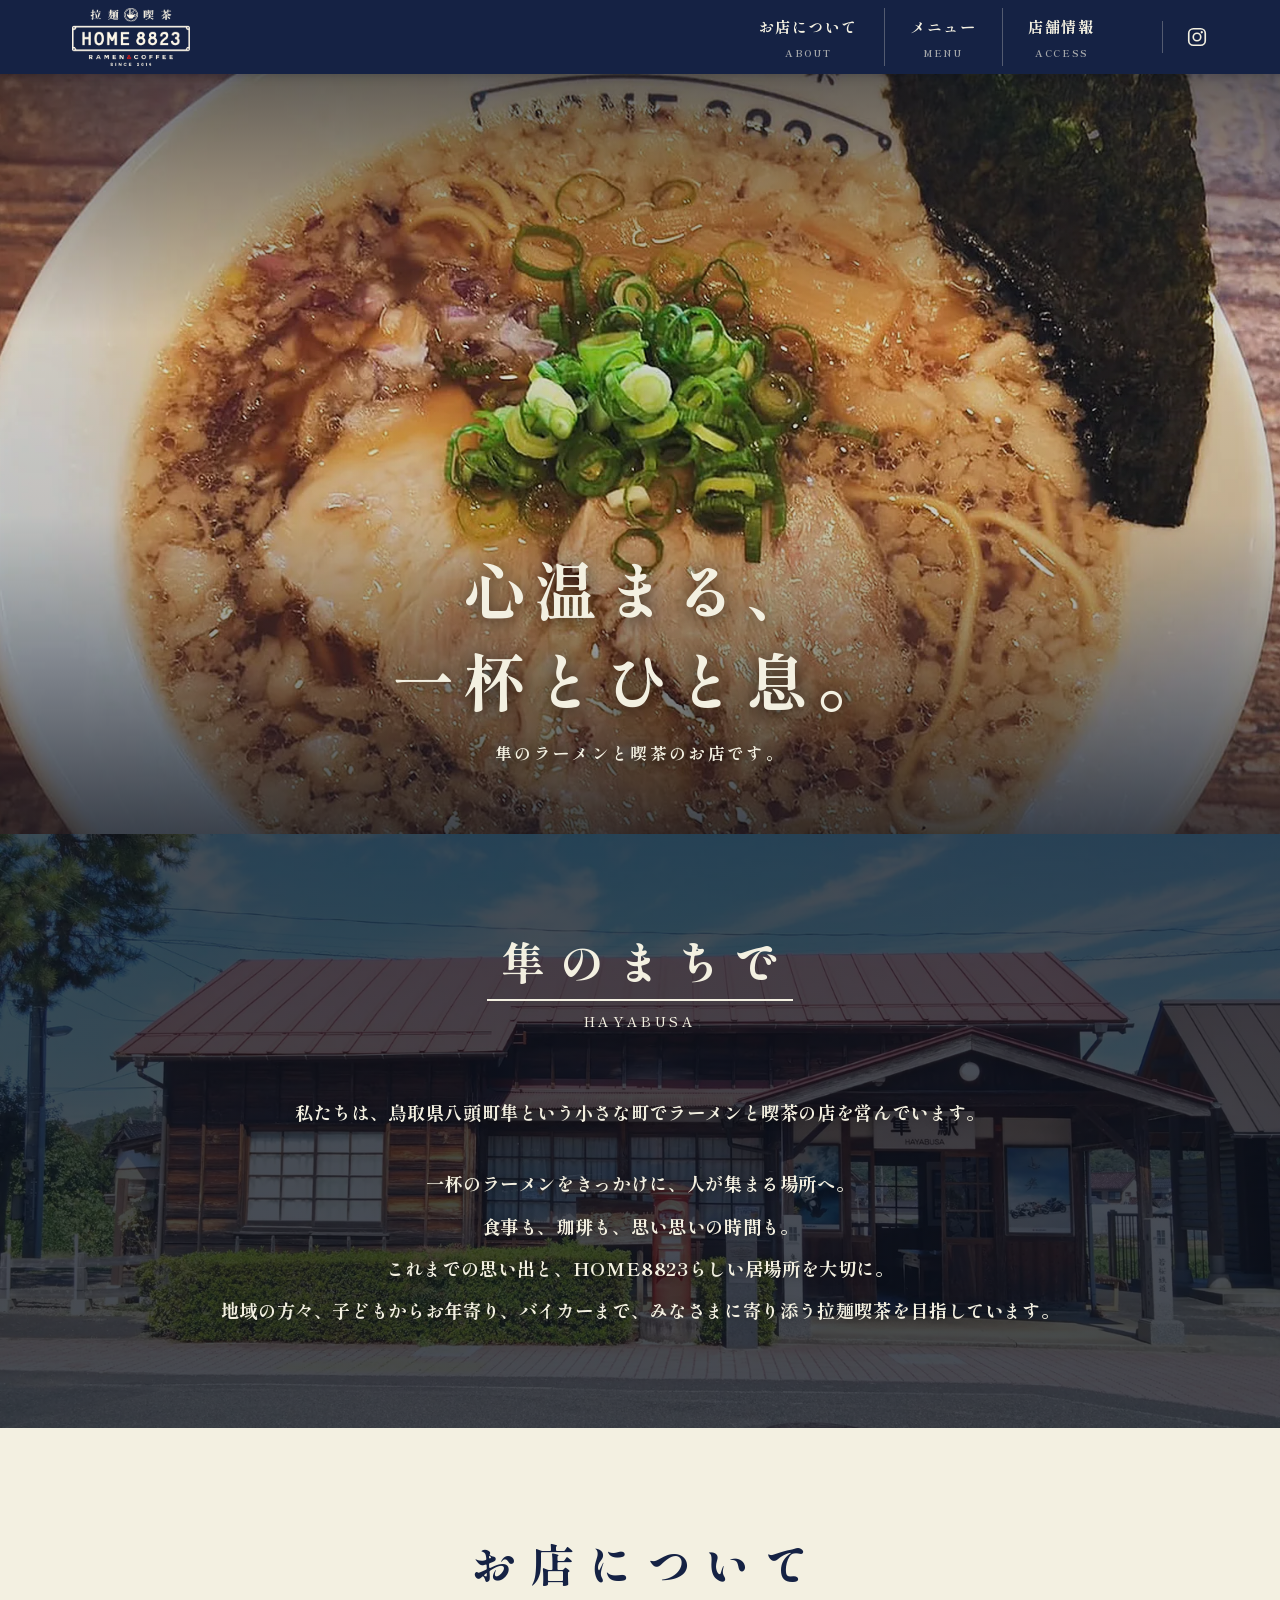
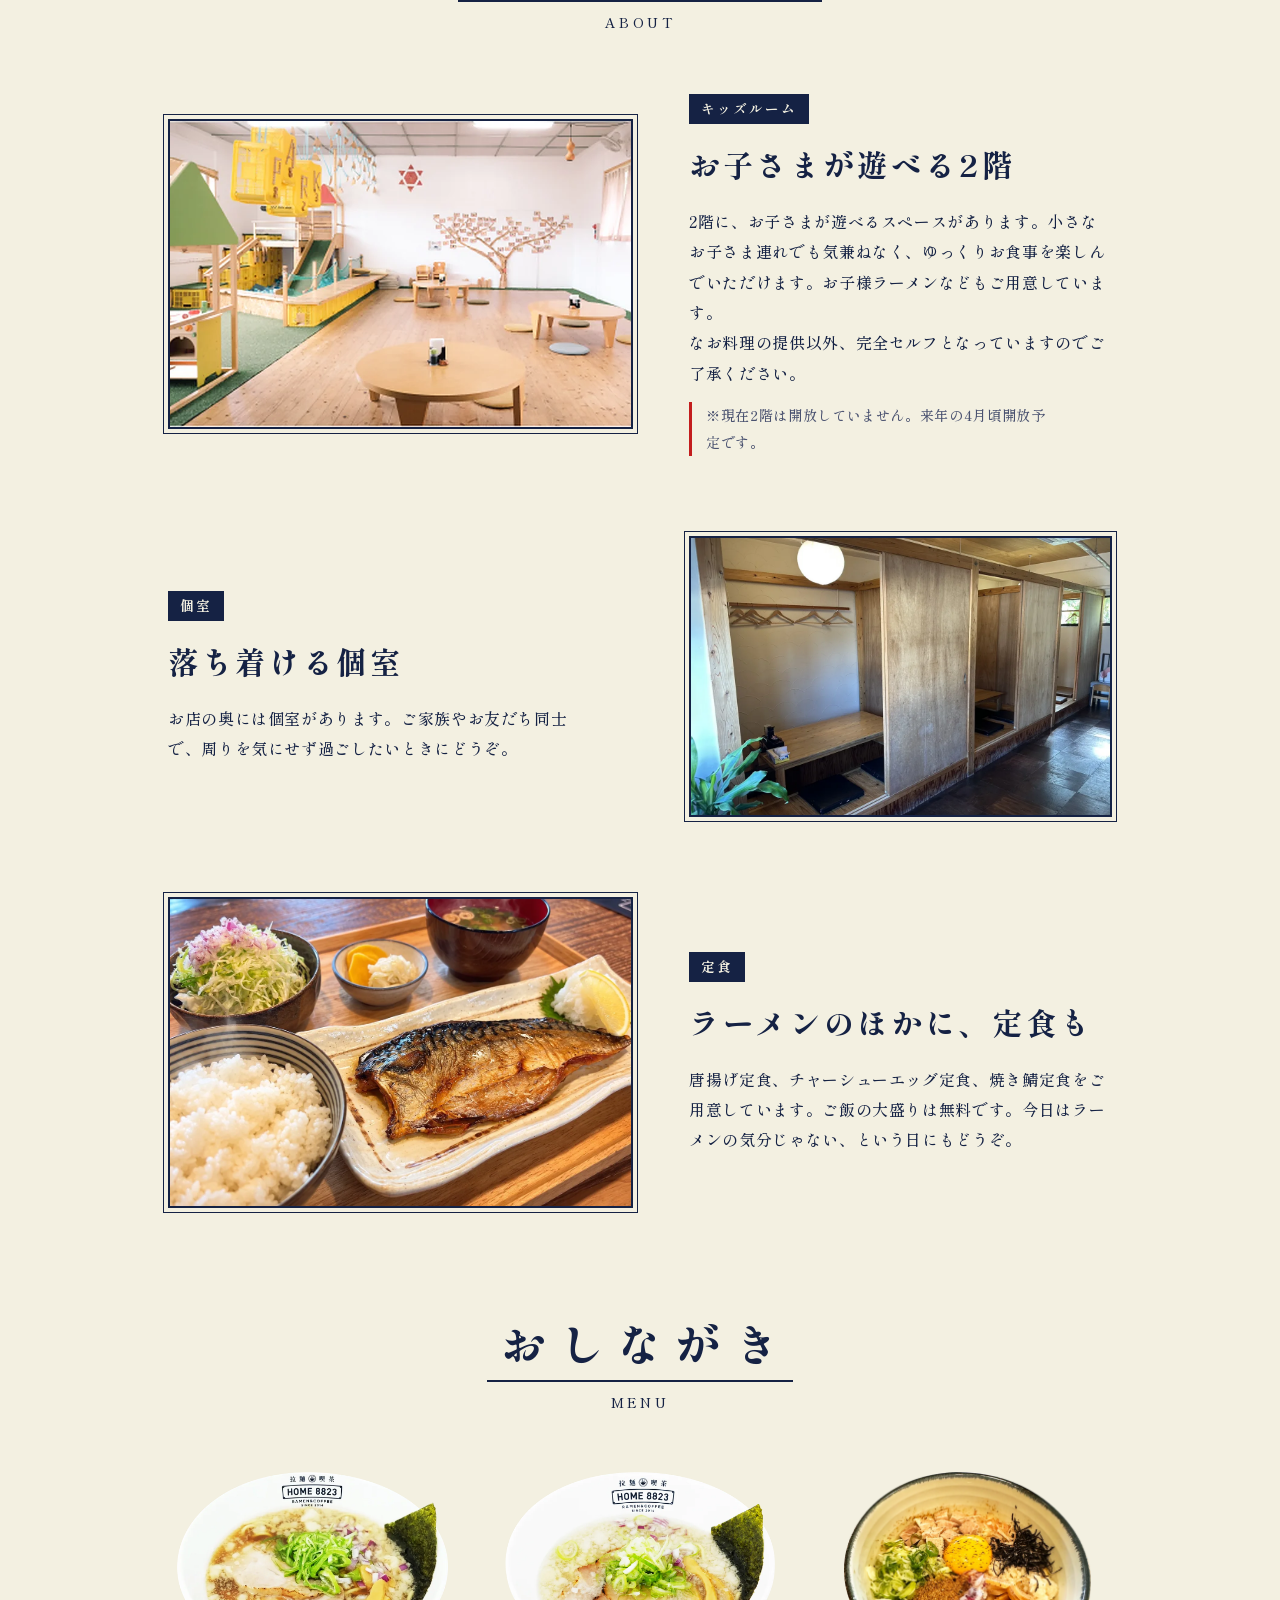
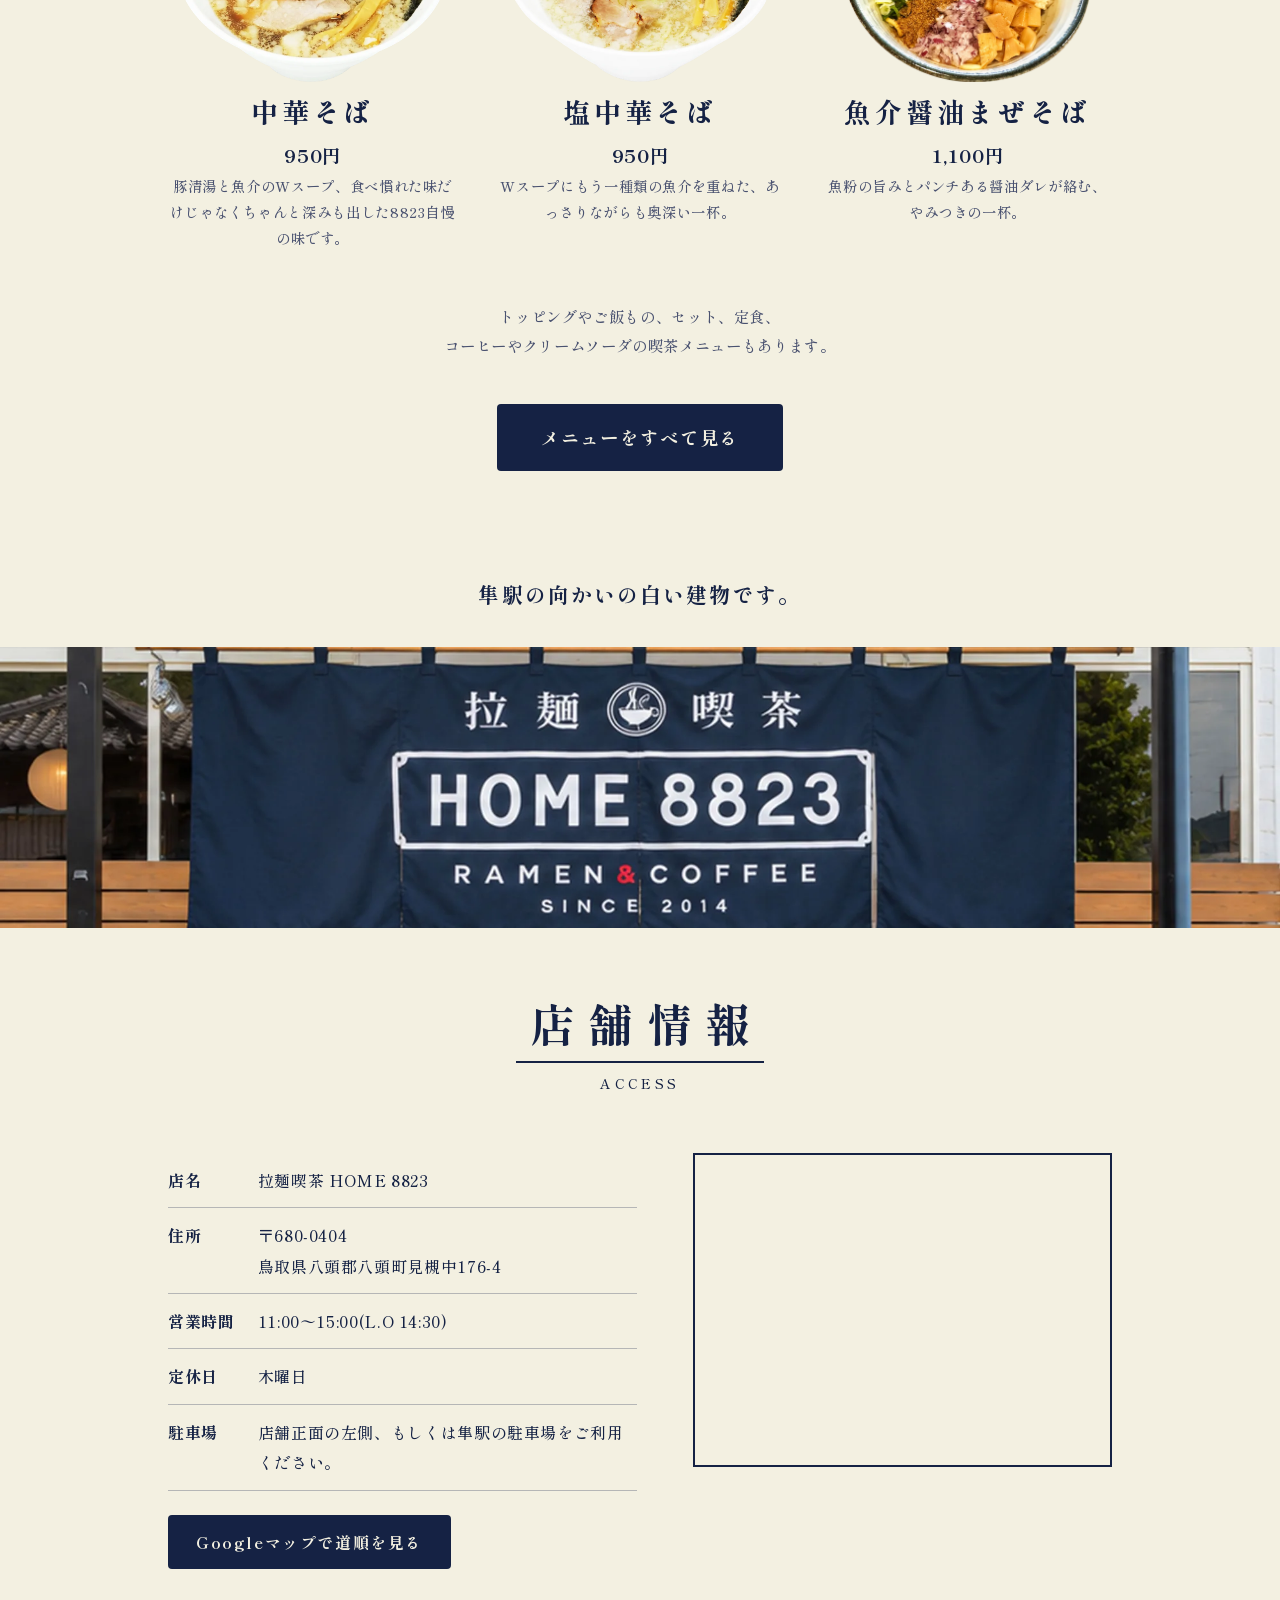
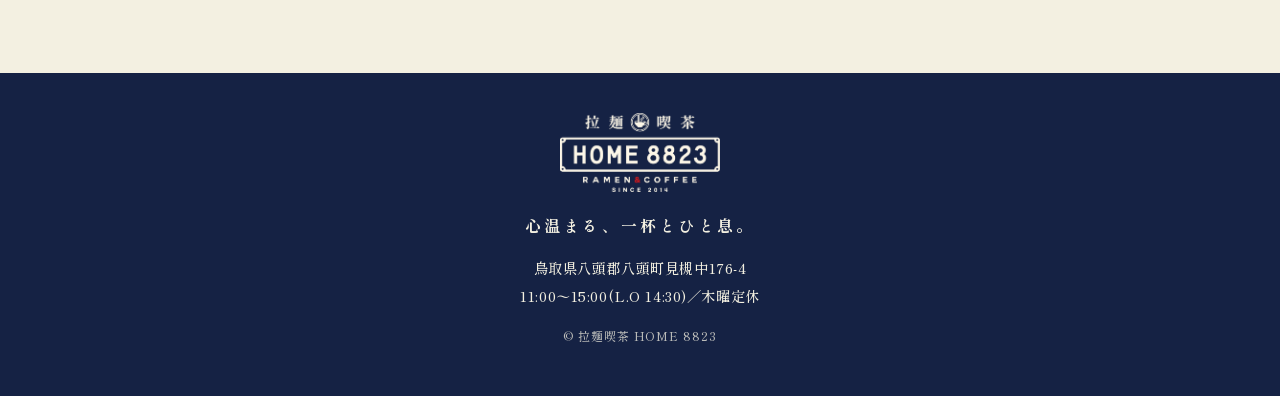
<file: index.html>
<!DOCTYPE html>
<html lang="ja">
<head>
<meta charset="utf-8">
<meta name="viewport" content="width=device-width, initial-scale=1">
<title>拉麺喫茶HOME 8823｜八頭町隼のラーメンと喫茶</title>
<meta name="description" content="鳥取県八頭町見槻の拉麺喫茶HOME 8823。中華そば・塩中華そばと、食後のコーヒーやクリームソーダが楽しめるお店です。2階にキッズルーム、奥に個室あり。営業 11:00〜15:00(L.O 14:30)、木曜定休。">
<meta property="og:title" content="拉麺喫茶HOME 8823">
<meta property="og:description" content="心温まる、一杯とひと息。八頭町隼のラーメンと喫茶のお店です。">
<meta property="og:type" content="restaurant">
<link rel="canonical" href="https://ramen-home8823.com/">
<meta property="og:url" content="https://ramen-home8823.com/">
<meta property="og:image" content="https://ramen-home8823.com/ogp.jpg">
<meta property="og:site_name" content="拉麺喫茶HOME 8823">
<meta property="og:locale" content="ja_JP">
<meta name="twitter:card" content="summary_large_image">
<meta name="theme-color" content="#152244">
<link rel="icon" href="favicon-32.png" sizes="32x32" type="image/png">
<link rel="apple-touch-icon" href="apple-touch-icon.png">
<link rel="preconnect" href="https://fonts.googleapis.com">
<link rel="preconnect" href="https://fonts.gstatic.com" crossorigin>
<link href="https://fonts.googleapis.com/css2?family=Shippori+Mincho+B1:wght@500;700;800&display=swap" rel="stylesheet">
<link rel="stylesheet" href="style.css">
<script type="application/ld+json">
{
  "@context": "https://schema.org",
  "@type": "Restaurant",
  "name": "拉麺喫茶HOME 8823",
  "url": "https://ramen-home8823.com/",
  "image": "https://ramen-home8823.com/ogp.jpg",
  "hasMenu": "https://ramen-home8823.com/menu.html",
  "servesCuisine": ["ラーメン", "喫茶"],
  "priceRange": "¥950〜",
  "address": {
    "@type": "PostalAddress",
    "postalCode": "680-0404",
    "addressRegion": "鳥取県",
    "addressLocality": "八頭郡八頭町",
    "streetAddress": "見槻中176-4",
    "addressCountry": "JP"
  },
  "openingHoursSpecification": [{
    "@type": "OpeningHoursSpecification",
    "dayOfWeek": ["Monday","Tuesday","Wednesday","Friday","Saturday","Sunday"],
    "opens": "11:00",
    "closes": "15:00"
  }]
}
</script>
</head>
<body>
<header class="bar">
  <div class="bar-inner">
    <a class="brand" href="#top" aria-label="拉麺喫茶HOME 8823 トップへ"><img src="logo-cream.png" alt="拉麺喫茶 HOME 8823 RAMEN&amp;COFFEE SINCE 2014"></a>
    <nav class="gnav" id="gnav" aria-label="メインメニュー">
      <ul>
        <li><a href="#about">お店について<em>ABOUT</em></a></li>
        <li><a href="menu.html">メニュー<em>MENU</em></a></li>
        <li><a href="#access">店舗情報<em>ACCESS</em></a></li>
      </ul>
    </nav>
    <div class="bar-right">
      <a class="sns-btn" href="https://www.instagram.com/home_8823/" target="_blank" rel="noopener" aria-label="Instagram（別タブで開きます）"><svg viewBox="0 0 24 24" width="22" height="22" aria-hidden="true" focusable="false"><rect x="3" y="3" width="18" height="18" rx="5" fill="none" stroke="currentColor" stroke-width="1.8"/><circle cx="12" cy="12" r="4.1" fill="none" stroke="currentColor" stroke-width="1.8"/><circle cx="17.2" cy="6.8" r="1.25" fill="currentColor"/></svg></a>
      <button class="navbtn" type="button" aria-expanded="false" aria-controls="gnav" aria-label="メニューを開く">
        <span></span><span></span><span></span>
      </button>
    </div>
  </div>
</header>

<main id="top">
  <section class="hero">
    <picture>
      <source media="(max-width:700px)" srcset="hero-ramen-sp.webp" width="1000" height="1389">
      <img class="hero-photo" fetchpriority="high" src="hero-ramen.webp" alt="拉麺喫茶HOME 8823の中華そば" width="1600" height="900">
    </picture>
    <div class="hero-copy">
      <h1>心温まる、<br>一杯とひと息。</h1>
      <p>隼のラーメンと喫茶のお店です。</p>
    </div>
  </section>

  <!-- ===== 隼のまちで ===== -->
  <section id="hayabusa">
    <div class="hayabusa-band">
      <div class="wrap">
        <div class="sec-title light"><h2>隼のまちで</h2><p>HAYABUSA</p></div>
        <p>私たちは、鳥取県八頭町隼という小さな町でラーメンと喫茶の店を営んでいます。</p>
        <p class="verse">一杯のラーメンをきっかけに、人が集まる場所へ。<br>
        食事も、珈琲も、思い思いの時間も。<br>
        これまでの思い出と、HOME8823らしい居場所を大切に。<br>
        地域の方々、子どもからお年寄り、バイカーまで、みなさまに寄り添う拉麺喫茶を目指しています。</p>
      </div>
    </div>
  </section>

  <!-- ===== お店について ===== -->
  <section id="about">
    <div class="wrap">
      <div class="sec-title"><h2>お店について</h2><p>ABOUT</p></div>
      <div class="about-rows">
        <div class="row">
          <div class="row-photo"><img src="kids-room.webp" alt="2階のキッズルーム。木の遊具とテーブルのある明るい部屋" loading="lazy" width="780" height="504"></div>
          <div>
            <span class="place">キッズルーム</span>
            <h3>お子さまが遊べる2階</h3>
            <p>2階に、お子さまが遊べるスペースがあります。小さなお子さま連れでも気兼ねなく、ゆっくりお食事を楽しんでいただけます。お子様ラーメンなどもご用意しています。<br>なお料理の提供以外、完全セルフとなっていますのでご了承ください。</p>
            <p class="notice">※現在2階は開放していません。来年の4月頃開放予定です。</p>
          </div>
        </div>
        <div class="row">
          <div class="row-photo"><img src="private-room.webp" alt="奥の個室。引き戸で仕切られた掘りごたつ式の席が並ぶ" loading="lazy" width="1200" height="900"></div>
          <div>
            <span class="place">個室</span>
            <h3>落ち着ける個室</h3>
            <p>お店の奥には個室があります。ご家族やお友だち同士で、周りを気にせず過ごしたいときにどうぞ。</p>
          </div>
        </div>
        <div class="row">
          <div class="row-photo"><img src="teishoku.webp" alt="焼き鯖定食。ご飯、味噌汁、サラダ、漬物付き" loading="lazy" width="1200" height="901"></div>
          <div>
            <span class="place">定食</span>
            <h3>ラーメンのほかに、定食も</h3>
            <p>唐揚げ定食、チャーシューエッグ定食、焼き鯖定食をご用意しています。ご飯の大盛りは無料です。今日はラーメンの気分じゃない、という日にもどうぞ。</p>
          </div>
        </div>
      </div>

    </div>
  </section>

  <!-- ===== メニュー抜粋（詳細は menu.html） ===== -->
  <section id="menu">
    <div class="wrap">
      <div class="sec-title"><h2>おしながき</h2><p>MENU</p></div>

      <div class="picks three">
        <div>
          <figure><img src="ramen-shoyu.webp" alt="中華そば" loading="lazy" width="1000" height="775"></figure>
          <h3>中華そば</h3>
          <p class="price">950円</p>
          <p class="cap">豚清湯と魚介のWスープ、食べ慣れた味だけじゃなくちゃんと深みも出した8823自慢の味です。</p>
        </div>
        <div>
          <figure><img src="ramen-shio.webp" alt="塩中華そば" loading="lazy" width="1000" height="779"></figure>
          <h3>塩中華そば</h3>
          <p class="price">950円</p>
          <p class="cap">Wスープにもう一種類の魚介を重ねた、あっさりながらも奥深い一杯。</p>
        </div>
        <div>
          <figure><img src="ramen-maze.webp" alt="魚介醤油まぜそば" loading="lazy" width="1000" height="851"></figure>
          <h3>魚介醤油まぜそば</h3>
          <p class="price">1,100円</p>
          <p class="cap">魚粉の旨みとパンチある醤油ダレが絡む、やみつきの一杯。</p>
        </div>
      </div>

      <div class="more">
        <p class="lead">トッピングやご飯もの、セット、定食、<br>コーヒーやクリームソーダの喫茶メニューもあります。</p>
        <a class="btn big" href="menu.html">メニューをすべて見る</a>
      </div>
    </div>
  </section>

  <!-- ===== 店舗情報 ===== -->
  <section id="access">
    <figure class="noren">
      <figcaption>隼駅の向かいの白い建物です。</figcaption>
      <img src="noren.webp" alt="拉麺喫茶HOME 8823の紺ののれんがかかった入口" loading="lazy" width="2000" height="533">
    </figure>

    <div class="wrap">
      <div class="sec-title"><h2>店舗情報</h2><p>ACCESS</p></div>
      <div class="access">
        <div>
          <dl>
            <div><dt>店名</dt><dd>拉麺喫茶 HOME 8823</dd></div>
            <div><dt>住所</dt><dd>〒680-0404<br>鳥取県八頭郡八頭町見槻中176-4</dd></div>
            <div><dt>営業時間</dt><dd>11:00〜15:00(L.O 14:30)</dd></div>
            <div><dt>定休日</dt><dd>木曜日</dd></div>
            <div><dt>駐車場</dt><dd>店舗正面の左側、もしくは隼駅の駐車場をご利用ください。</dd></div>
          </dl>
          <a class="btn" href="https://www.google.com/maps/dir/?api=1&amp;destination=%E9%B3%A5%E5%8F%96%E7%9C%8C%E5%85%AB%E9%A0%AD%E9%83%A1%E5%85%AB%E9%A0%AD%E7%94%BA%E8%A6%8B%E6%A7%BB%E4%B8%AD176-4" target="_blank" rel="noopener">Googleマップで道順を見る</a>
        </div>
        <div class="map">
          <iframe title="拉麺喫茶HOME 8823の地図" loading="lazy" referrerpolicy="no-referrer-when-downgrade"
            src="https://maps.google.com/maps?q=%E9%B3%A5%E5%8F%96%E7%9C%8C%E5%85%AB%E9%A0%AD%E9%83%A1%E5%85%AB%E9%A0%AD%E7%94%BA%E8%A6%8B%E6%A7%BB%E4%B8%AD176-4&amp;z=16&amp;output=embed"></iframe>
        </div>
      </div>
    </div>
  </section>
</main>

<footer>
  <img src="logo-cream.png" alt="拉麺喫茶 HOME 8823">
  <p>心温まる、一杯とひと息。</p>
  <p class="info">鳥取県八頭郡八頭町見槻中176-4<br>11:00〜15:00(L.O 14:30)／木曜定休</p>
  <small>&copy; 拉麺喫茶 HOME 8823</small>
</footer>

<script>
(function(){
  var btn=document.querySelector('.navbtn'), nav=document.getElementById('gnav');
  if(!btn||!nav) return;
  function close(){ nav.classList.remove('open'); btn.setAttribute('aria-expanded','false'); btn.setAttribute('aria-label','メニューを開く'); }
  btn.addEventListener('click',function(){
    var open=nav.classList.toggle('open');
    btn.setAttribute('aria-expanded',open?'true':'false');
    btn.setAttribute('aria-label',open?'メニューを閉じる':'メニューを開く');
  });
  nav.addEventListener('click',function(e){ if(e.target.closest('a')) close(); });
  document.addEventListener('keydown',function(e){ if(e.key==='Escape') close(); });
})();
</script>
</body>
</html>
</file>
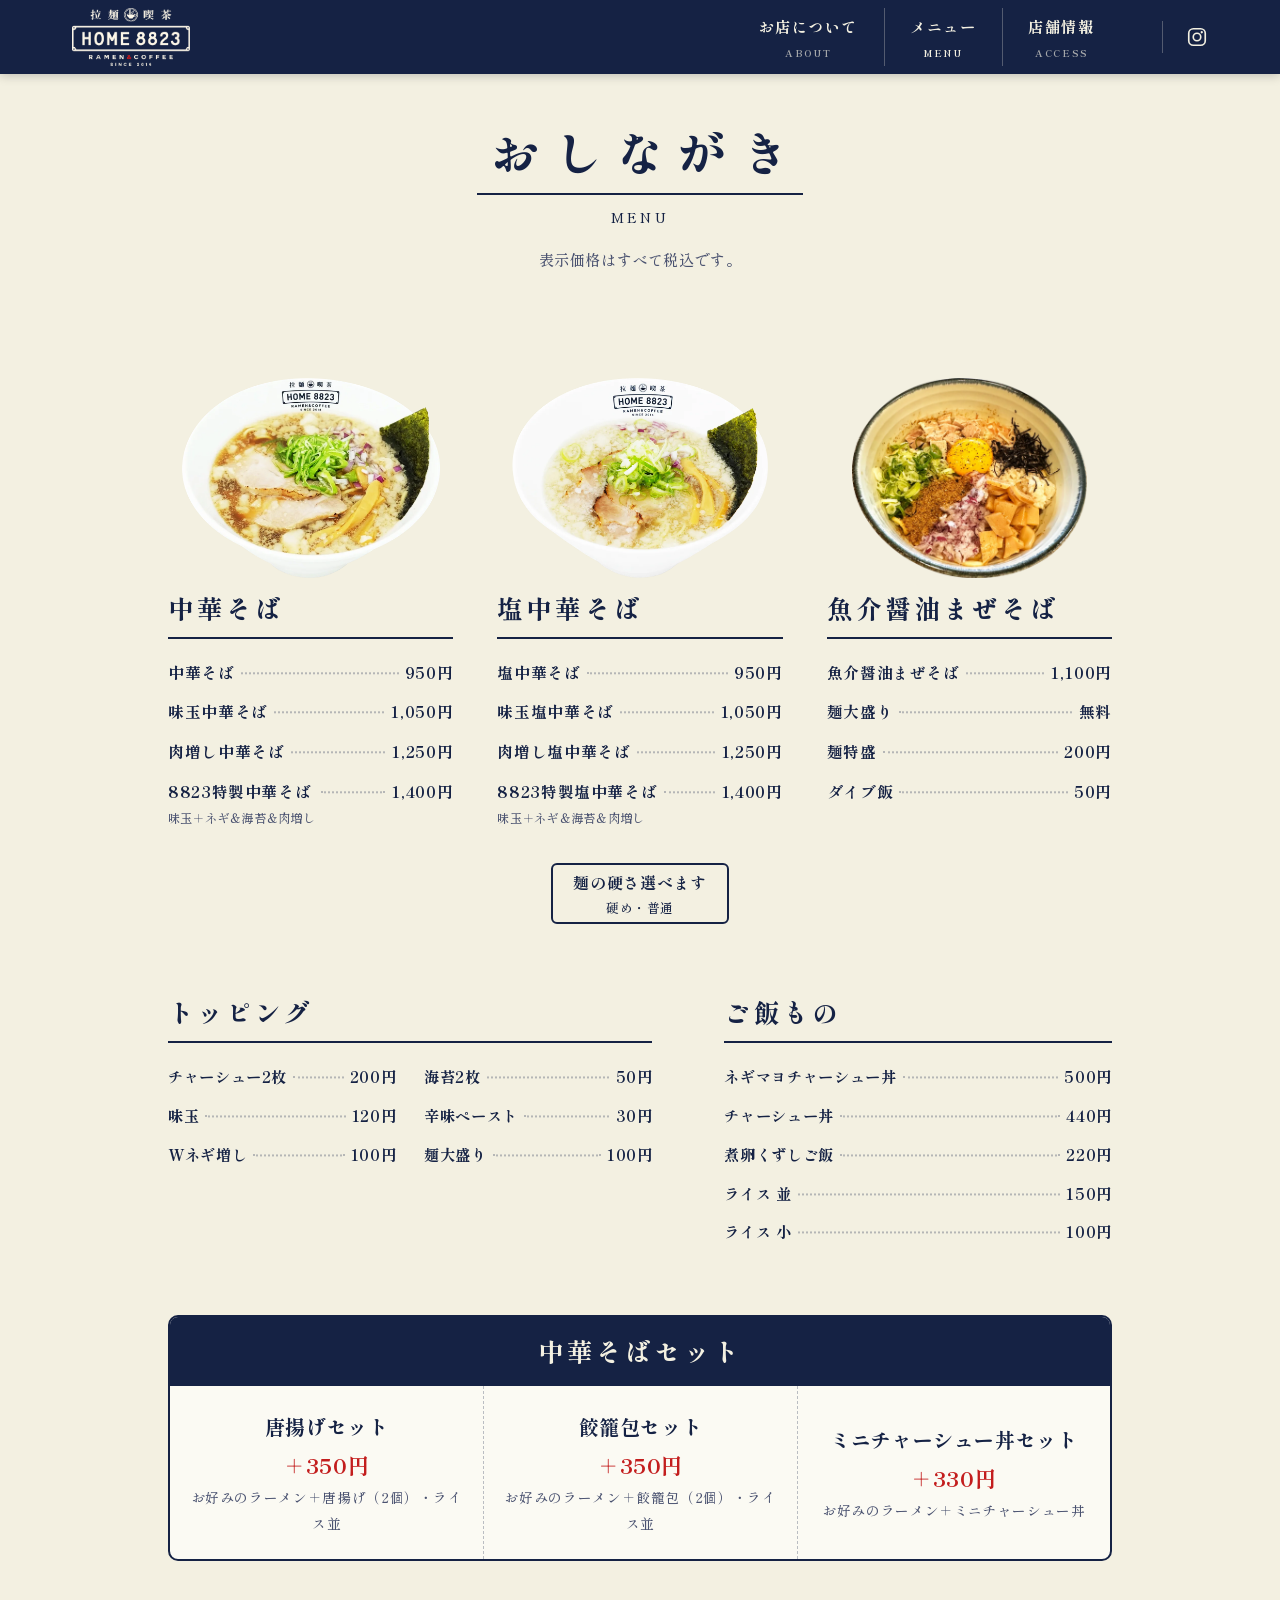
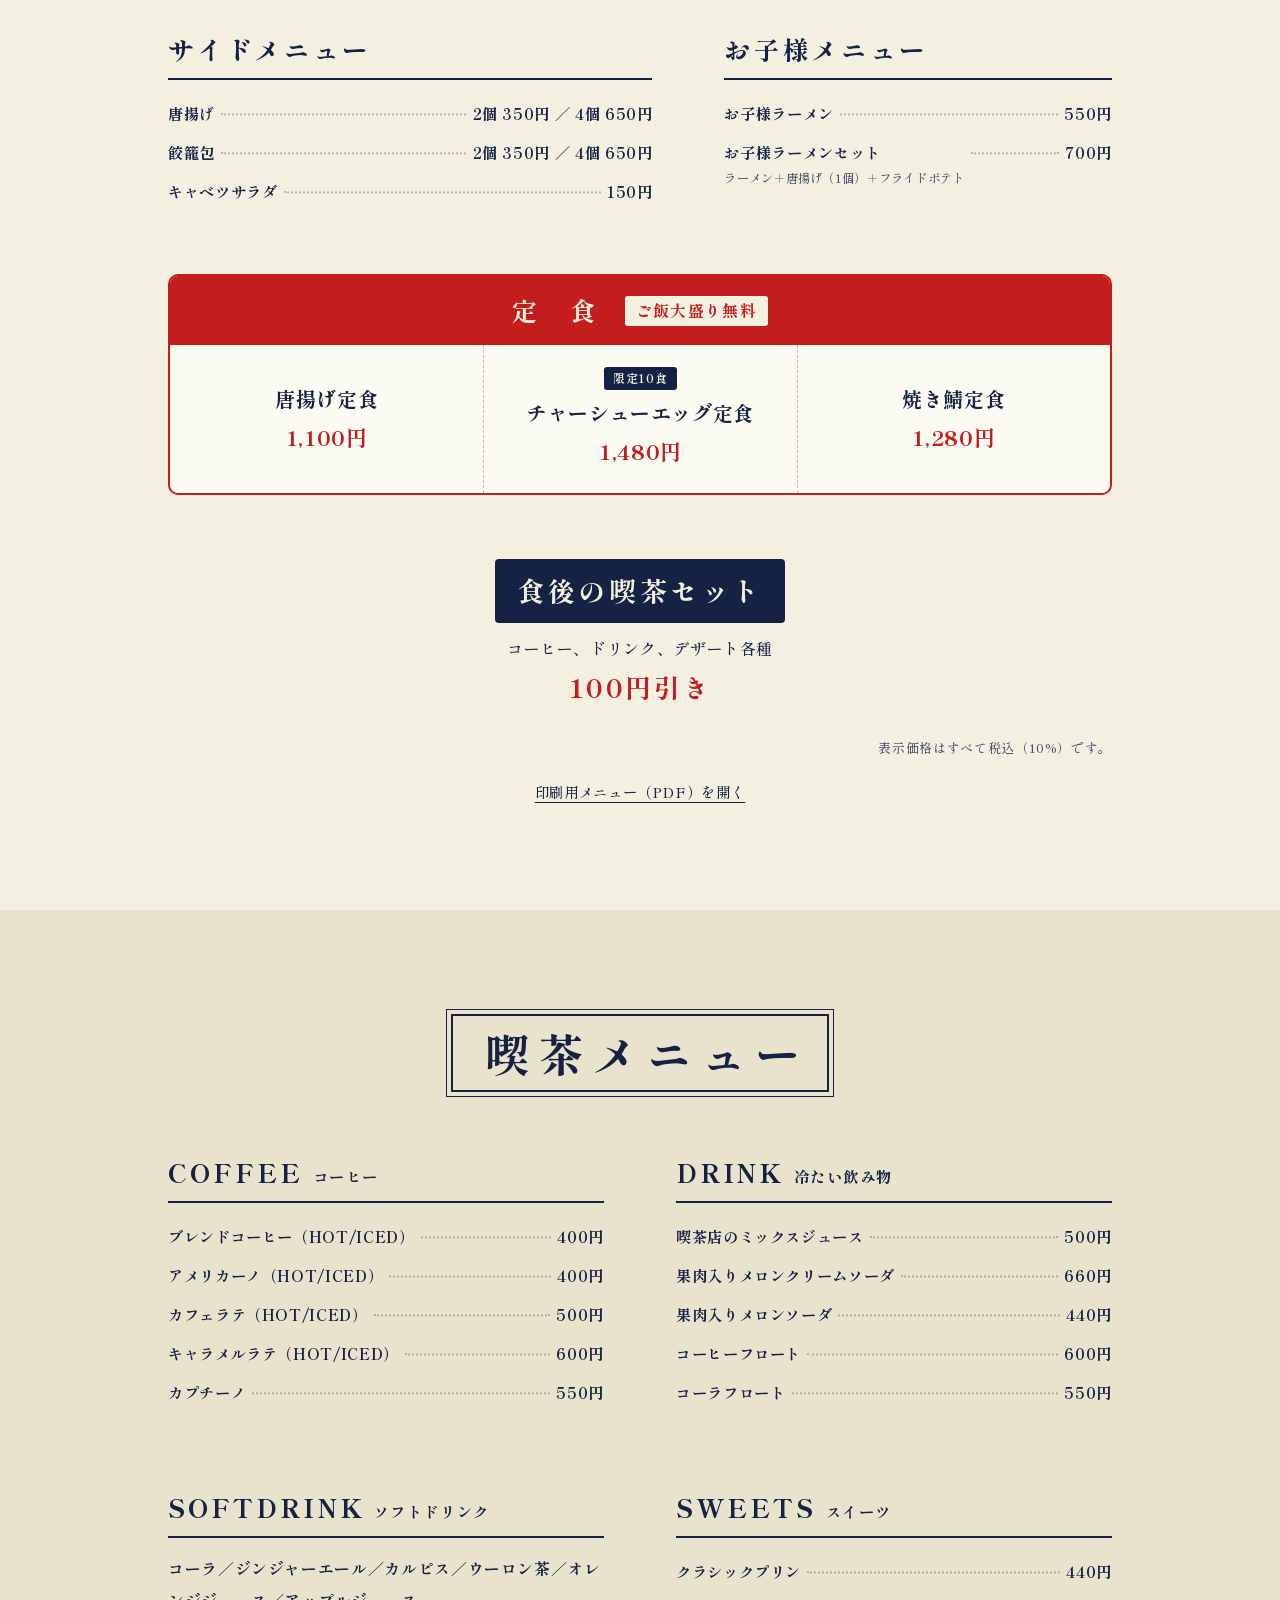
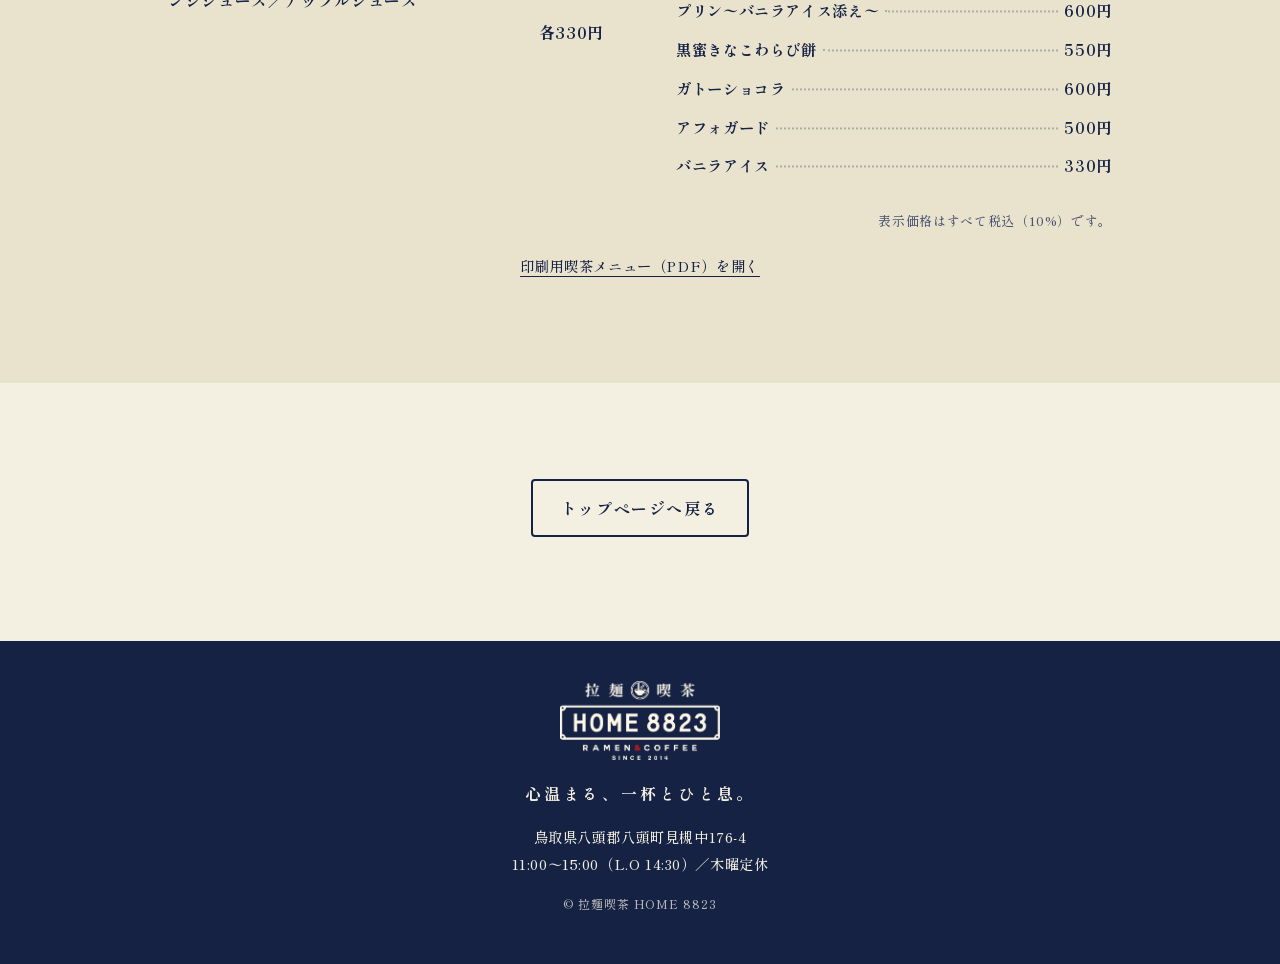
<file: menu.html>
<!DOCTYPE html>
<html lang="ja">
<head>
<meta charset="utf-8">
<meta name="viewport" content="width=device-width, initial-scale=1">
<title>メニュー｜拉麺喫茶HOME 8823（八頭町見槻）</title>
<meta name="description" content="拉麺喫茶HOME 8823のメニュー。中華そば・塩中華そば 950円、トッピング、ご飯もの、セット、定食、コーヒーやクリームソーダなどの喫茶メニューをご案内します。">
<meta property="og:title" content="メニュー｜拉麺喫茶HOME 8823">
<meta property="og:description" content="中華そば・塩中華そばから、定食、コーヒーやクリームソーダまで。HOME 8823のおしながき。">
<meta property="og:type" content="website">
<link rel="canonical" href="https://ramen-home8823.com/menu.html">
<meta property="og:url" content="https://ramen-home8823.com/menu.html">
<meta property="og:image" content="https://ramen-home8823.com/ogp.jpg">
<meta property="og:site_name" content="拉麺喫茶HOME 8823">
<meta property="og:locale" content="ja_JP">
<meta name="twitter:card" content="summary_large_image">
<meta name="theme-color" content="#152244">
<link rel="icon" href="favicon-32.png" sizes="32x32" type="image/png">
<link rel="apple-touch-icon" href="apple-touch-icon.png">
<link rel="preconnect" href="https://fonts.googleapis.com">
<link rel="preconnect" href="https://fonts.gstatic.com" crossorigin>
<link href="https://fonts.googleapis.com/css2?family=Shippori+Mincho+B1:wght@500;700;800&display=swap" rel="stylesheet">
<link rel="stylesheet" href="style.css">
</head>
<body>
<header class="bar">
  <div class="bar-inner">
    <a class="brand" href="index.html" aria-label="拉麺喫茶HOME 8823 トップへ"><img src="logo-cream.png" alt="拉麺喫茶 HOME 8823 RAMEN&amp;COFFEE SINCE 2014"></a>
    <nav class="gnav" id="gnav" aria-label="メインメニュー">
      <ul>
        <li><a href="index.html#about">お店について<em>ABOUT</em></a></li>
        <li><a href="menu.html" aria-current="page">メニュー<em>MENU</em></a></li>
        <li><a href="index.html#access">店舗情報<em>ACCESS</em></a></li>
      </ul>
    </nav>
    <div class="bar-right">
      <a class="sns-btn" href="https://www.instagram.com/home_8823/" target="_blank" rel="noopener" aria-label="Instagram（別タブで開きます）"><svg viewBox="0 0 24 24" width="22" height="22" aria-hidden="true" focusable="false"><rect x="3" y="3" width="18" height="18" rx="5" fill="none" stroke="currentColor" stroke-width="1.8"/><circle cx="12" cy="12" r="4.1" fill="none" stroke="currentColor" stroke-width="1.8"/><circle cx="17.2" cy="6.8" r="1.25" fill="currentColor"/></svg></a>
      <button class="navbtn" type="button" aria-expanded="false" aria-controls="gnav" aria-label="メニューを開く">
        <span></span><span></span><span></span>
      </button>
    </div>
  </div>
</header>

<main>
  <div class="wrap page-head">
    <h1>おしながき</h1>
    <p>MENU</p>
    <p class="sub">表示価格はすべて税込です。</p>
  </div>

  <!-- ===== ラーメン ===== -->
  <section id="ramen">
    <div class="wrap">
      <div class="ramen three">
        <div>
          <figure><img src="ramen-shoyu.webp" alt="中華そば" width="1000" height="775"></figure>
          <h3>中華そば</h3>
          <ul class="list">
            <li><span class="n">中華そば</span><span class="p">950円</span></li>
            <li><span class="n">味玉中華そば</span><span class="p">1,050円</span></li>
            <li><span class="n">肉増し中華そば</span><span class="p">1,250円</span></li>
            <li><span class="n">8823特製中華そば<span class="note">味玉＋ネギ＆海苔＆肉増し</span></span><span class="p">1,400円</span></li>
          </ul>
        </div>
        <div>
          <figure><img src="ramen-shio.webp" alt="塩中華そば" width="1000" height="779"></figure>
          <h3>塩中華そば</h3>
          <ul class="list">
            <li><span class="n">塩中華そば</span><span class="p">950円</span></li>
            <li><span class="n">味玉塩中華そば</span><span class="p">1,050円</span></li>
            <li><span class="n">肉増し塩中華そば</span><span class="p">1,250円</span></li>
            <li><span class="n">8823特製塩中華そば<span class="note">味玉＋ネギ＆海苔＆肉増し</span></span><span class="p">1,400円</span></li>
          </ul>
        </div>
        <div>
          <figure><img src="ramen-maze.webp" alt="魚介醤油まぜそば" width="1000" height="851"></figure>
          <h3>魚介醤油まぜそば</h3>
          <ul class="list">
            <li><span class="n">魚介醤油まぜそば</span><span class="p">1,100円</span></li>
            <li><span class="n">麺大盛り</span><span class="p">無料</span></li>
            <li><span class="n">麺特盛</span><span class="p">200円</span></li>
            <li><span class="n">ダイブ飯</span><span class="p">50円</span></li>
          </ul>
        </div>
      </div>

      <p class="hardness">麺の硬さ選べます<span>硬め・普通</span></p>

      <div class="grid2">
        <div>
          <h3>トッピング</h3>
          <ul class="list cols small">
            <li><span class="n">チャーシュー2枚</span><span class="p">200円</span></li>
            <li><span class="n">味玉</span><span class="p">120円</span></li>
            <li><span class="n">Wネギ増し</span><span class="p">100円</span></li>
            <li><span class="n">海苔2枚</span><span class="p">50円</span></li>
            <li><span class="n">辛味ペースト</span><span class="p">30円</span></li>
            <li><span class="n">麺大盛り</span><span class="p">100円</span></li>
          </ul>
        </div>
        <div>
          <h3>ご飯もの</h3>
          <ul class="list small">
            <li><span class="n">ネギマヨチャーシュー丼</span><span class="p">500円</span></li>
            <li><span class="n">チャーシュー丼</span><span class="p">440円</span></li>
            <li><span class="n">煮卵くずしご飯</span><span class="p">220円</span></li>
            <li><span class="n">ライス 並</span><span class="p">150円</span></li>
            <li><span class="n">ライス 小</span><span class="p">100円</span></li>
          </ul>
        </div>
      </div>

      <div class="plate">
        <h3>中華そばセット</h3>
        <div class="plate-body three">
          <div><p class="name">唐揚げセット</p><p class="add">＋350円</p><p class="inc">お好みのラーメン＋唐揚げ（2個）・ライス並</p></div>
          <div><p class="name">餃籠包セット</p><p class="add">＋350円</p><p class="inc">お好みのラーメン＋餃籠包（2個）・ライス並</p></div>
          <div><p class="name">ミニチャーシュー丼セット</p><p class="add">＋330円</p><p class="inc">お好みのラーメン＋ミニチャーシュー丼</p></div>
        </div>
      </div>

      <div class="grid2">
        <div>
          <h3>サイドメニュー</h3>
          <ul class="list small">
            <li><span class="n">唐揚げ</span><span class="p">2個 350円 ／ 4個 650円</span></li>
            <li><span class="n">餃籠包</span><span class="p">2個 350円 ／ 4個 650円</span></li>
            <li><span class="n">キャベツサラダ</span><span class="p">150円</span></li>
          </ul>
        </div>
        <div>
          <h3>お子様メニュー</h3>
          <ul class="list small">
            <li><span class="n">お子様ラーメン</span><span class="p">550円</span></li>
            <li><span class="n">お子様ラーメンセット<span class="note">ラーメン＋唐揚げ（1個）＋フライドポテト</span></span><span class="p">700円</span></li>
          </ul>
        </div>
      </div>

      <div class="plate red">
        <h3>定　食 <em>ご飯大盛り無料</em></h3>
        <div class="plate-body">
          <div><p class="name">唐揚げ定食</p><p class="add">1,100円</p></div>
          <div><span class="limited">限定10食</span><p class="name">チャーシューエッグ定食</p><p class="add">1,480円</p></div>
          <div><p class="name">焼き鯖定食</p><p class="add">1,280円</p></div>
        </div>
      </div>

      <div class="after">
        <span class="badge">食後の喫茶セット</span>
        <p>コーヒー、ドリンク、デザート各種<strong>100円引き</strong></p>
      </div>

      <p class="tax">表示価格はすべて税込（10%）です。</p>
      <p class="pdf"><a href="menu-ramen.pdf" target="_blank" rel="noopener">印刷用メニュー（PDF）を開く</a></p>
    </div>
  </section>

  <!-- ===== 喫茶 ===== -->
  <section id="cafe" class="cafe">
    <div class="wrap">
      <div class="sec-title"><h2>喫茶メニュー</h2></div>
      <div class="cafe-grid">
        <div>
          <h3>COFFEE<small>コーヒー</small></h3>
          <ul class="list small">
            <li><span class="n">ブレンドコーヒー（HOT/ICED）</span><span class="p">400円</span></li>
            <li><span class="n">アメリカーノ（HOT/ICED）</span><span class="p">400円</span></li>
            <li><span class="n">カフェラテ（HOT/ICED）</span><span class="p">500円</span></li>
            <li><span class="n">キャラメルラテ（HOT/ICED）</span><span class="p">600円</span></li>
            <li><span class="n">カプチーノ</span><span class="p">550円</span></li>
          </ul>
        </div>
        <div>
          <h3>DRINK<small>冷たい飲み物</small></h3>
          <ul class="list small">
            <li><span class="n">喫茶店のミックスジュース</span><span class="p">500円</span></li>
            <li><span class="n">果肉入りメロンクリームソーダ</span><span class="p">660円</span></li>
            <li><span class="n">果肉入りメロンソーダ</span><span class="p">440円</span></li>
            <li><span class="n">コーヒーフロート</span><span class="p">600円</span></li>
            <li><span class="n">コーラフロート</span><span class="p">550円</span></li>
          </ul>
        </div>
        <div>
          <h3>SOFTDRINK<small>ソフトドリンク</small></h3>
          <p class="soft">コーラ／ジンジャーエール／カルピス／ウーロン茶／オレンジジュース／アップルジュース<b>各330円</b></p>
        </div>
        <div>
          <h3>SWEETS<small>スイーツ</small></h3>
          <ul class="list small">
            <li><span class="n">クラシックプリン</span><span class="p">440円</span></li>
            <li><span class="n">プリン〜バニラアイス添え〜</span><span class="p">600円</span></li>
            <li><span class="n">黒蜜きなこわらび餅</span><span class="p">550円</span></li>
            <li><span class="n">ガトーショコラ</span><span class="p">600円</span></li>
            <li><span class="n">アフォガード</span><span class="p">500円</span></li>
            <li><span class="n">バニラアイス</span><span class="p">330円</span></li>
          </ul>
        </div>
      </div>
      <p class="tax">表示価格はすべて税込（10%）です。</p>
      <p class="pdf"><a href="menu-cafe.pdf" target="_blank" rel="noopener">印刷用喫茶メニュー（PDF）を開く</a></p>
    </div>
  </section>

  <div class="wrap backlink">
    <a class="btn ghost" href="index.html">トップページへ戻る</a>
  </div>
</main>

<footer>
  <img src="logo-cream.png" alt="拉麺喫茶 HOME 8823">
  <p>心温まる、一杯とひと息。</p>
  <p class="info">鳥取県八頭郡八頭町見槻中176-4<br>11:00〜15:00（L.O 14:30）／木曜定休</p>
  <small>&copy; 拉麺喫茶 HOME 8823</small>
</footer>

<script>
(function(){
  var btn=document.querySelector('.navbtn'), nav=document.getElementById('gnav');
  if(!btn||!nav) return;
  function close(){ nav.classList.remove('open'); btn.setAttribute('aria-expanded','false'); btn.setAttribute('aria-label','メニューを開く'); }
  btn.addEventListener('click',function(){
    var open=nav.classList.toggle('open');
    btn.setAttribute('aria-expanded',open?'true':'false');
    btn.setAttribute('aria-label',open?'メニューを閉じる':'メニューを開く');
  });
  nav.addEventListener('click',function(e){ if(e.target.closest('a')) close(); });
  document.addEventListener('keydown',function(e){ if(e.key==='Escape') close(); });
})();
</script>
</body>
</html>
</file>
<file: style.css>
/* 拉麺喫茶HOME 8823 — 共通スタイル（index.html と menu.html の両方が読み込みます） */
:root{
  --navy:#152244;
  --paper:#F3F0E1;
  --paper-deep:#E9E3CE;
  --ink:#152244;
  --ink-soft:#4A5270;
  --red:#C31D1D;
  --rule:rgba(21,34,68,.28);
  --bar:74px;
  --font:"Shippori Mincho B1","Hiragino Mincho ProN","Yu Mincho","YuMincho","Noto Serif JP","Noto Serif CJK JP",serif;
}
*{box-sizing:border-box;margin:0;padding:0}
html{scroll-behavior:smooth;-webkit-text-size-adjust:100%}
@media (prefers-reduced-motion:reduce){html{scroll-behavior:auto}}
body{background:var(--paper);color:var(--ink);font-family:var(--font);font-weight:500;line-height:1.9;letter-spacing:.04em}
img{max-width:100%;height:auto;display:block}
a{color:inherit}
:focus-visible{outline:2px solid var(--red);outline-offset:3px}

.wrap{max-width:1040px;margin:0 auto;padding:0 clamp(24px,5vw,48px)}

/* 上部に固定されるメニューバー */
.bar{position:sticky;top:0;z-index:100;background:var(--navy);color:var(--paper);box-shadow:0 1px 10px rgba(10,16,28,.25)}
.bar-inner{max-width:1200px;margin:0 auto;padding:0 clamp(16px,3vw,32px);min-height:var(--bar);display:flex;align-items:center;justify-content:space-between;gap:clamp(12px,2vw,24px)}
.brand{display:block;line-height:0}
.brand img{width:clamp(96px,12vw,118px)}
.gnav{margin-left:auto}
.gnav ul{list-style:none;display:flex;align-items:stretch}
.gnav li+li{border-left:1px solid rgba(243,240,225,.28)}
.gnav a{display:block;text-decoration:none;text-align:center;font-weight:700;font-size:.95rem;letter-spacing:.1em;padding:4px clamp(14px,2vw,26px)}
.gnav a em{display:block;font-style:normal;font-size:.6rem;letter-spacing:.2em;opacity:.65;margin-top:3px}
.gnav a:hover{opacity:.72}
.gnav a[aria-current="page"] em{opacity:1}
.bar-right{display:flex;align-items:center;gap:2px}
.sns-btn{display:flex;align-items:center;justify-content:center;width:44px;height:44px;color:inherit}
.sns-btn:hover{opacity:.72}
@media (min-width:761px){
  .sns-btn{width:auto;height:32px;padding-left:clamp(16px,1.8vw,26px);margin-left:clamp(10px,1.4vw,18px);
           border-left:1px solid rgba(243,240,225,.28)}
}
.navbtn{display:none;background:none;border:0;color:inherit;cursor:pointer;padding:10px 4px;width:44px}
.navbtn span{display:block;height:2px;background:var(--paper);border-radius:2px;transition:transform .25s,opacity .2s}
.navbtn span+span{margin-top:6px}
.navbtn[aria-expanded="true"] span:nth-child(1){transform:translateY(8px) rotate(45deg)}
.navbtn[aria-expanded="true"] span:nth-child(2){opacity:0}
.navbtn[aria-expanded="true"] span:nth-child(3){transform:translateY(-8px) rotate(-45deg)}
@media (prefers-reduced-motion:reduce){.navbtn span{transition:none}}

@media (max-width:760px){
  :root{--bar:62px}
  .navbtn{display:block}
  .gnav{position:absolute;top:100%;left:0;right:0;background:var(--navy);border-top:1px solid rgba(243,240,225,.22);
        display:none;box-shadow:0 10px 20px rgba(10,16,28,.3)}
  .gnav.open{display:block}
  .gnav ul{display:block}
  .gnav li+li{border-left:0;border-top:1px solid rgba(243,240,225,.18)}
  .gnav a{text-align:left;padding:15px clamp(20px,6vw,32px);font-size:1rem}
  .gnav a em{display:inline;margin-left:1em;font-size:.62rem}
}

/* トップのメインビジュアル（全面写真） */
.hero{position:relative;padding:0;height:min(86vh,760px);min-height:430px;overflow:hidden;background:#101826}
.hero picture{display:block;height:100%}
.hero-photo{width:100%;height:100%;object-fit:cover;object-position:50% 48%}
.hero::after{content:"";position:absolute;inset:0;
  background:linear-gradient(180deg,rgba(10,16,28,.62) 0%,rgba(10,16,28,.14) 34%,rgba(10,16,28,.20) 58%,rgba(10,16,28,.78) 100%)}
.hero-copy{position:absolute;z-index:2;left:0;right:0;bottom:clamp(34px,6vw,64px);padding:0 clamp(28px,6vw,72px);color:var(--paper);text-align:center}
.hero-copy h1{font-weight:800;font-size:clamp(2rem,5.6vw,3.9rem);line-height:1.45;letter-spacing:.14em;text-shadow:0 2px 18px rgba(0,0,0,.7)}
.hero-copy p{margin-top:14px;font-weight:700;font-size:clamp(.9rem,1.7vw,1.05rem);letter-spacing:.14em;text-shadow:0 2px 12px rgba(0,0,0,.75)}
@media (max-width:700px){
  .hero{height:min(78vh,620px)}
  .hero-photo{object-position:50% 64%}
  .hero-copy h1{letter-spacing:.1em}
}

/* 営業時間などの帯 */
.glance{background:var(--navy);color:var(--paper)}
.glance dl{display:grid;grid-template-columns:repeat(3,1fr);text-align:center}
.glance div{padding:18px 12px}
.glance div+div{border-left:1px solid rgba(243,240,225,.3)}
.glance dt{font-size:.8rem;opacity:.8}
.glance dd{font-weight:700;font-size:clamp(1rem,2vw,1.2rem);line-height:1.5}
@media (max-width:640px){
  .glance dl{grid-template-columns:1fr 1fr}
  .glance div:last-child{grid-column:1/-1;border-left:0;border-top:1px solid rgba(243,240,225,.3)}
}

/* セクション共通 */
section{padding:clamp(64px,9vw,104px) 0 0;scroll-margin-top:var(--bar)}
.sec-title{text-align:center;margin-bottom:clamp(36px,5vw,56px)}
.sec-title h2{display:inline-block;font-weight:800;font-size:clamp(1.9rem,4.4vw,2.8rem);letter-spacing:.3em;padding:0 0 6px .3em;border-bottom:2px solid var(--navy);line-height:1.4}
.sec-title p{font-size:.85rem;letter-spacing:.25em;margin-top:8px}
h3{font-weight:800;font-size:clamp(1.3rem,2.6vw,1.6rem);letter-spacing:.12em;border-bottom:2px solid var(--navy);padding-bottom:4px;margin-bottom:14px}
h3 small{font-size:.6em;letter-spacing:.1em;font-weight:700;margin-left:.6em}

/* 価格リスト（点線リーダー付き） */
.list{list-style:none}
.list li{display:flex;align-items:baseline;gap:.4em;padding:5px 0;font-weight:700}
.list li::after{content:"";order:1;flex:1;border-bottom:2px dotted var(--rule);transform:translateY(-.3em);min-width:1.5em}
.list .p{order:2;white-space:nowrap}
.list .note{display:block;font-size:.78rem;font-weight:500;color:var(--ink-soft);letter-spacing:.02em}
.list .n{min-width:0}

.ramen{display:grid;grid-template-columns:1fr 1fr;gap:clamp(32px,6vw,72px)}
.ramen.three{grid-template-columns:repeat(3,1fr);gap:clamp(28px,4vw,44px)}
.ramen.three figure{height:clamp(150px,16vw,200px);display:flex;align-items:center;justify-content:center}
.ramen.three figure img{height:100%;width:auto;max-width:100%;object-fit:contain;margin:0 auto}
.ramen.three .list{font-size:.98rem}
.ramen figure{margin-bottom:6px}
.ramen figure img{width:78%;margin-left:auto}
.ramen .list{font-size:1.05rem}
.hardness{text-align:center;margin:28px auto 0;font-weight:700;border:2px solid var(--navy);border-radius:6px;width:fit-content;padding:4px 20px;line-height:1.7}
.hardness span{display:block;font-size:.8rem;font-weight:500}

.grid2{display:grid;grid-template-columns:1.25fr 1fr;gap:clamp(32px,6vw,72px);margin-top:clamp(48px,6vw,64px)}
.list.cols{columns:2;column-gap:28px}
.list.cols li{break-inside:avoid}
.list.small{font-size:.95rem}

/* セット・定食のプレート */
.plate{margin-top:clamp(48px,6vw,64px);border:2px solid var(--navy);border-radius:10px;overflow:hidden;background:#FBFAF3}
.plate > h3{background:var(--navy);color:var(--paper);text-align:center;border:0;margin:0;padding:10px}
.plate-body{display:grid;grid-template-columns:1fr 1fr}
.plate-body.three{grid-template-columns:repeat(3,1fr)}
.plate-body > div{padding:22px 18px;text-align:center;display:flex;flex-direction:column;justify-content:center;align-items:center}
.plate-body > div+div{border-left:1px dashed var(--rule)}
.plate .name{font-weight:800;font-size:1.25rem}
.plate .add{font-weight:800;font-size:1.3rem;color:var(--red)}
.plate .inc{font-size:.85rem;color:var(--ink-soft)}
.plate.red{border-color:var(--red)}
.plate.red > h3{background:var(--red);display:flex;justify-content:center;align-items:center;gap:1em;flex-wrap:wrap}
.plate.red > h3 em{font-style:normal;font-size:.62em;background:var(--paper);color:var(--red);padding:0 .7em;border-radius:3px;letter-spacing:.08em}
.plate.red .plate-body{grid-template-columns:repeat(3,1fr)}
.plate.red .plate-body > div+div{border-left-color:rgba(195,29,29,.35)}
.limited{display:inline-block;font-size:.75rem;font-weight:700;background:var(--navy);color:var(--paper);border-radius:3px;padding:0 .7em;margin-bottom:4px;letter-spacing:.08em}
@media (max-width:640px){
  .plate-body,.plate-body.three,.plate.red .plate-body{grid-template-columns:1fr}
  .plate-body > div+div{border-left:0;border-top:1px dashed var(--rule)}
  .plate.red .plate-body > div+div{border-top-color:rgba(195,29,29,.35)}
}

.after{text-align:center;margin-top:clamp(48px,6vw,64px)}
.after .badge{display:inline-block;background:var(--navy);color:var(--paper);font-weight:800;font-size:clamp(1.3rem,3vw,1.7rem);padding:6px 22px;border-radius:4px;letter-spacing:.14em}
.after p{margin-top:10px}
.after strong{display:block;color:var(--red);font-size:1.6rem;font-weight:800;letter-spacing:.1em}

.tax{text-align:right;font-size:.8rem;margin-top:24px;color:var(--ink-soft)}
.pdf{text-align:center;margin-top:18px;font-size:.9rem}
.pdf a{text-underline-offset:4px}

/* 隼のまちで */
#hayabusa{padding-top:0}
.hayabusa-band{position:relative;padding:clamp(56px,8vw,96px) 0;color:var(--paper);
  background:linear-gradient(rgba(10,16,28,.75),rgba(10,16,28,.75)),url("hayabusa.webp") center 58%/cover no-repeat}
.sec-title.light h2{border-bottom-color:var(--paper)}
.hayabusa-band .wrap > p{max-width:46em;margin:0 auto;text-align:center;font-weight:700;
  font-size:clamp(1rem,1.9vw,1.15rem);line-height:2.3;text-shadow:0 1px 10px rgba(0,0,0,.45)}
.hayabusa-band .wrap > p + p{margin-top:1.6em}
.hayabusa-band .wrap > p.verse{max-width:52em}
@media (max-width:640px){
  .hayabusa-band .wrap > p{text-align:left;line-height:2.1}
}

/* お店について */
.about-rows{display:grid;gap:clamp(48px,7vw,80px)}
.row{display:grid;grid-template-columns:1.1fr 1fr;gap:clamp(24px,5vw,56px);align-items:center}
.row:nth-child(even) .row-photo{order:2}
.row-photo img{width:100%;aspect-ratio:3/2;object-fit:cover;border:2px solid var(--navy);outline:1px solid var(--navy);outline-offset:4px}
.place{display:inline-block;background:var(--navy);color:var(--paper);font-weight:700;font-size:.85rem;letter-spacing:.15em;padding:2px 12px;margin-bottom:12px}
.row h3{border:0;padding:0;margin-bottom:12px;font-size:clamp(1.4rem,3vw,1.9rem)}
.row p{max-width:26em}
.row .notice{margin-top:14px;font-size:.88rem;line-height:1.9;color:var(--ink-soft);
  border-left:3px solid var(--red);padding-left:14px}
@media (max-width:760px){
  .row{grid-template-columns:1fr}
  .row:nth-child(even) .row-photo{order:0}
}

/* トップのメニュー抜粋 */
.picks{display:grid;grid-template-columns:1fr 1fr;gap:clamp(24px,5vw,56px);text-align:center}
.picks.three{grid-template-columns:repeat(3,1fr);gap:clamp(20px,3vw,40px)}
.picks figure{height:clamp(150px,17vw,210px);display:flex;align-items:center;justify-content:center}
.picks figure img{height:100%;width:auto;max-width:100%;object-fit:contain;margin:0 auto}
.picks h3{border:0;padding:0;margin:4px 0 0;font-size:clamp(1.3rem,3vw,1.7rem);letter-spacing:.14em}
.picks .price{font-weight:800;font-size:1.15rem}
.picks .cap{font-size:.9rem;color:var(--ink-soft);line-height:1.8}
.more{text-align:center;margin-top:clamp(36px,5vw,52px)}
.more .lead{font-size:.95rem;color:var(--ink-soft);margin-bottom:20px}
@media (max-width:760px){.picks.three{grid-template-columns:1fr 1fr}}
@media (max-width:640px){.picks,.picks.three{grid-template-columns:1fr;gap:36px}}

/* 喫茶 */
.cafe{background:var(--paper-deep);margin-top:clamp(64px,9vw,104px);padding-bottom:clamp(64px,9vw,104px)}
.cafe .sec-title h2{border:2px solid var(--navy);outline:1px solid var(--navy);outline-offset:4px;padding:6px 18px 6px calc(18px + .3em);letter-spacing:.2em}
.cafe-grid{display:grid;grid-template-columns:1fr 1fr;gap:clamp(40px,6vw,72px) clamp(32px,6vw,72px)}
.soft{font-weight:700;line-height:2}
.soft b{display:block;text-align:right}

/* 店舗情報の上ののれんの帯（画面いっぱい） */
.noren{margin-bottom:clamp(40px,6vw,64px)}
.noren img{width:100%;height:clamp(150px,22vw,420px);object-fit:cover;object-position:center 42%}
.noren figcaption{text-align:center;font-weight:700;letter-spacing:.1em;
  font-size:clamp(1rem,1.9vw,1.3rem);padding:0 24px clamp(22px,3vw,32px)}

/* 店舗情報 */
.access{display:grid;grid-template-columns:1.12fr 1fr;gap:clamp(32px,5vw,56px);align-items:start}
.access dl div{display:grid;grid-template-columns:5.6em 1fr;padding:12px 0;border-bottom:1px solid var(--rule)}
.access dt{font-weight:800}
.access dd{font-weight:500}
.map{width:100%;aspect-ratio:4/3;border:2px solid var(--navy)}
.map iframe{width:100%;height:100%;border:0;display:block}

/* ボタン */
.btn{display:inline-block;margin-top:24px;background:var(--navy);color:var(--paper);text-decoration:none;font-weight:700;padding:12px 28px;border-radius:4px;letter-spacing:.1em}
.btn:hover{background:#22325e}
.btn.big{font-size:clamp(1rem,2.4vw,1.15rem);padding:16px 44px}
.btn.ghost{background:transparent;color:var(--navy);border:2px solid var(--navy)}
.btn.ghost:hover{background:var(--navy);color:var(--paper)}

/* メニューページの先頭 */
.page-head{text-align:center;padding:clamp(28px,5vw,44px) 0 0}
.page-head h1{font-weight:800;font-size:clamp(2rem,5vw,3rem);letter-spacing:.3em;padding:0 0 8px .3em;border-bottom:2px solid var(--navy);display:inline-block;line-height:1.4}
.page-head p{font-size:.85rem;letter-spacing:.25em;margin-top:10px}
.page-head .sub{letter-spacing:.04em;font-size:.95rem;color:var(--ink-soft);margin-top:14px}
.backlink{text-align:center;padding:clamp(48px,7vw,72px) 0 0}

footer{margin-top:clamp(64px,9vw,104px);background:var(--navy);color:var(--paper);text-align:center;padding:40px 24px 48px}
footer img{width:160px;margin:0 auto 18px}
footer p{font-weight:700;letter-spacing:.2em}
footer .info{font-weight:500;letter-spacing:.04em;font-size:.9rem;margin-top:14px;line-height:1.9}
footer small{display:block;margin-top:16px;font-size:.75rem;opacity:.75;letter-spacing:.08em}

@media (max-width:760px){
  .ramen,.ramen.three,.grid2,.cafe-grid,.access{grid-template-columns:1fr}
  .ramen figure img{width:72%;margin:0 auto}
  .ramen.three figure{height:auto}
  .ramen.three figure img{height:auto;width:72%;margin:0 auto}
  nav{width:100%}
  nav ul{justify-content:center;border-top:1px solid var(--rule);border-bottom:1px solid var(--rule);padding:6px 0}
  .head{justify-content:center}
}
@media (max-width:420px){.list.cols{columns:1}}
</file>
